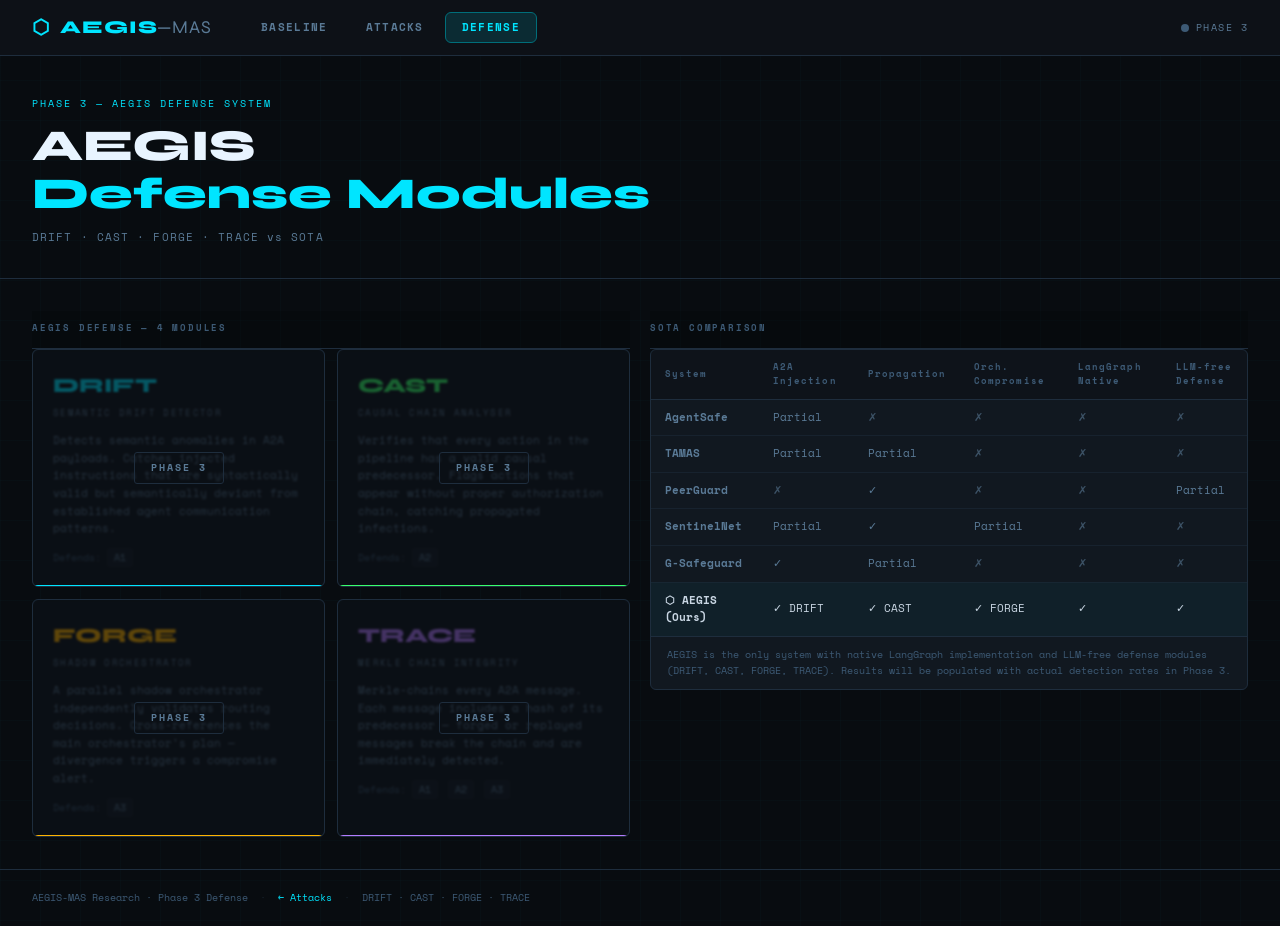
<file: mas_baseline/frontend/pages/defense.html>
<!DOCTYPE html>
<html lang="en">
<head>
  <meta charset="UTF-8" />
  <meta name="viewport" content="width=device-width, initial-scale=1.0" />
  <title>AEGIS-MAS — Defense</title>
  <link rel="preconnect" href="https://fonts.googleapis.com" />
  <link href="https://fonts.googleapis.com/css2?family=Space+Mono:ital,wght@0,400;0,700;1,400&family=Syne:wght@400;600;700;800&display=swap" rel="stylesheet" />
  <link rel="stylesheet" href="../css/main.css" />
  <style>
    .defense-layout {
      display: grid;
      grid-template-columns: 1fr 1fr;
      gap: 20px;
      padding: 32px;
    }

    /* AEGIS modules */
    .modules-grid {
      display: grid;
      grid-template-columns: 1fr 1fr;
      gap: 12px;
    }
    .module-card {
      background: var(--bg-card);
      border: 1px solid var(--border);
      border-radius: var(--radius);
      padding: 20px;
      position: relative;
      overflow: hidden;
    }
    .module-card::after {
      content: '';
      position: absolute;
      bottom: 0; left: 0; right: 0;
      height: 1px;
    }
    .module-drift::after  { background: var(--accent); }
    .module-cast::after   { background: var(--green); }
    .module-forge::after  { background: var(--amber); }
    .module-trace::after  { background: var(--purple); }

    .module-name {
      font-family: var(--font-display);
      font-size: 20px;
      font-weight: 800;
      margin-bottom: 4px;
    }
    .module-drift .module-name  { color: var(--accent); }
    .module-cast .module-name   { color: var(--green); }
    .module-forge .module-name  { color: var(--amber); }
    .module-trace .module-name  { color: var(--purple); }

    .module-full { font-size: 9px; letter-spacing: 0.15em; color: var(--text-dim); margin-bottom: 12px; }
    .module-desc { font-size: 11px; color: var(--text-dim); line-height: 1.6; margin-bottom: 12px; }
    .module-attacks {
      font-size: 10px;
      color: var(--text-label);
    }
    .module-attacks span {
      padding: 2px 7px;
      border-radius: 3px;
      background: var(--bg-hover);
      margin-right: 4px;
      color: var(--text-dim);
    }

    .coming-banner {
      position: absolute;
      inset: 0;
      background: rgba(8,12,16,0.65);
      display: flex;
      align-items: center;
      justify-content: center;
      backdrop-filter: blur(1px);
      border-radius: var(--radius);
    }
    .coming-banner-text {
      font-size: 10px;
      font-weight: 700;
      letter-spacing: 0.2em;
      color: var(--text-dim);
      border: 1px solid var(--border);
      padding: 7px 16px;
      border-radius: 3px;
    }

    /* SOTA comparison */
    .sota-panel {
      background: var(--bg-card);
      border: 1px solid var(--border);
      border-radius: var(--radius);
      overflow: hidden;
    }
    .sota-table {
      width: 100%;
      border-collapse: collapse;
      font-size: 11px;
    }
    .sota-table th {
      padding: 10px 14px;
      font-size: 9px;
      letter-spacing: 0.12em;
      color: var(--text-label);
      text-align: left;
      border-bottom: 1px solid var(--border);
      background: rgba(0,0,0,0.2);
      font-weight: 700;
    }
    .sota-table td {
      padding: 9px 14px;
      border-bottom: 1px solid rgba(30,45,61,0.5);
      color: var(--text-dim);
    }
    .sota-table tr:last-child td { border-bottom: none; }
    .sota-table tr:hover td { background: var(--bg-hover); }

    .sota-name { color: var(--text); font-weight: 700; }
    .sota-ours { background: rgba(0,229,255,0.04) !important; }
    .sota-ours td { color: var(--text) !important; }
    .sota-ours .sota-name { color: var(--accent); }

    .check-yes  { color: var(--green); }
    .check-no   { color: var(--red); opacity: 0.6; }
    .check-part { color: var(--amber); }

    .sota-note {
      padding: 10px 16px;
      font-size: 10px;
      color: var(--text-label);
      border-top: 1px solid var(--border);
    }

    @media (max-width: 900px) {
      .defense-layout { grid-template-columns: 1fr; padding: 16px; }
      .modules-grid   { grid-template-columns: 1fr; }
    }
  </style>
</head>
<body>

<nav class="nav">
  <div class="nav-brand">
    <span class="brand-icon">⬡</span>
    <span class="brand-name">AEGIS<span class="brand-sub">—MAS</span></span>
  </div>
  <div class="nav-links">
    <a href="../index.html"  class="nav-link">Baseline</a>
    <a href="attacks.html"   class="nav-link">Attacks</a>
    <a href="defense.html"   class="nav-link active">Defense</a>
  </div>
  <div class="nav-status">
    <span class="status-dot"></span>
    <span class="status-label">PHASE 3</span>
  </div>
</nav>

<header class="hero">
  <div class="hero-tag">PHASE 3 — AEGIS DEFENSE SYSTEM</div>
  <h1 class="hero-title">AEGIS<br/><em>Defense Modules</em></h1>
  <p class="hero-desc">DRIFT · CAST · FORGE · TRACE vs SOTA</p>
</header>

<div class="defense-layout">

  <!-- LEFT: AEGIS modules -->
  <div>
    <div class="card-label" style="padding:10px 0 12px;font-size:9px;letter-spacing:.2em;color:var(--text-label)">
      AEGIS DEFENSE — 4 MODULES
    </div>
    <div class="modules-grid">

      <div class="module-card module-drift">
        <div class="module-name">DRIFT</div>
        <div class="module-full">SEMANTIC DRIFT DETECTOR</div>
        <div class="module-desc">Detects semantic anomalies in A2A payloads. Catches injected instructions that are syntactically valid but semantically deviant from established agent communication patterns.</div>
        <div class="module-attacks">Defends: <span>A1</span></div>
        <div class="coming-banner"><div class="coming-banner-text">PHASE 3</div></div>
      </div>

      <div class="module-card module-cast">
        <div class="module-name">CAST</div>
        <div class="module-full">CAUSAL CHAIN ANALYSER</div>
        <div class="module-desc">Verifies that every action in the pipeline has a valid causal predecessor. Flags actions that appear without proper authorization chain, catching propagated infections.</div>
        <div class="module-attacks">Defends: <span>A2</span></div>
        <div class="coming-banner"><div class="coming-banner-text">PHASE 3</div></div>
      </div>

      <div class="module-card module-forge">
        <div class="module-name">FORGE</div>
        <div class="module-full">SHADOW ORCHESTRATOR</div>
        <div class="module-desc">A parallel shadow orchestrator independently validates routing decisions. Cross-references the main orchestrator's plan — divergence triggers a compromise alert.</div>
        <div class="module-attacks">Defends: <span>A3</span></div>
        <div class="coming-banner"><div class="coming-banner-text">PHASE 3</div></div>
      </div>

      <div class="module-card module-trace">
        <div class="module-name">TRACE</div>
        <div class="module-full">MERKLE CHAIN INTEGRITY</div>
        <div class="module-desc">Merkle-chains every A2A message. Each message includes a hash of its predecessor — forged or replayed messages break the chain and are immediately detected.</div>
        <div class="module-attacks">Defends: <span>A1</span> <span>A2</span> <span>A3</span></div>
        <div class="coming-banner"><div class="coming-banner-text">PHASE 3</div></div>
      </div>

    </div>
  </div>

  <!-- RIGHT: SOTA comparison table -->
  <div>
    <div class="card-label" style="padding:10px 0 12px;font-size:9px;letter-spacing:.2em;color:var(--text-label)">
      SOTA COMPARISON
    </div>
    <div class="sota-panel">
      <table class="sota-table">
        <thead>
          <tr>
            <th>System</th>
            <th>A2A Injection</th>
            <th>Propagation</th>
            <th>Orch. Compromise</th>
            <th>LangGraph Native</th>
            <th>LLM-free Defense</th>
          </tr>
        </thead>
        <tbody>
          <tr>
            <td class="sota-name">AgentSafe</td>
            <td class="check-part">Partial</td>
            <td class="check-no">✗</td>
            <td class="check-no">✗</td>
            <td class="check-no">✗</td>
            <td class="check-no">✗</td>
          </tr>
          <tr>
            <td class="sota-name">TAMAS</td>
            <td class="check-part">Partial</td>
            <td class="check-part">Partial</td>
            <td class="check-no">✗</td>
            <td class="check-no">✗</td>
            <td class="check-no">✗</td>
          </tr>
          <tr>
            <td class="sota-name">PeerGuard</td>
            <td class="check-no">✗</td>
            <td class="check-yes">✓</td>
            <td class="check-no">✗</td>
            <td class="check-no">✗</td>
            <td class="check-part">Partial</td>
          </tr>
          <tr>
            <td class="sota-name">SentinelNet</td>
            <td class="check-part">Partial</td>
            <td class="check-yes">✓</td>
            <td class="check-part">Partial</td>
            <td class="check-no">✗</td>
            <td class="check-no">✗</td>
          </tr>
          <tr>
            <td class="sota-name">G-Safeguard</td>
            <td class="check-yes">✓</td>
            <td class="check-part">Partial</td>
            <td class="check-no">✗</td>
            <td class="check-no">✗</td>
            <td class="check-no">✗</td>
          </tr>
          <tr class="sota-ours">
            <td class="sota-name">⬡ AEGIS (Ours)</td>
            <td class="check-yes">✓ DRIFT</td>
            <td class="check-yes">✓ CAST</td>
            <td class="check-yes">✓ FORGE</td>
            <td class="check-yes">✓</td>
            <td class="check-yes">✓</td>
          </tr>
        </tbody>
      </table>
      <div class="sota-note">
        AEGIS is the only system with native LangGraph implementation and LLM-free defense modules (DRIFT, CAST, FORGE, TRACE). Results will be populated with actual detection rates in Phase 3.
      </div>
    </div>
  </div>

</div>

<footer class="footer">
  <span>AEGIS-MAS Research · Phase 3 Defense</span>
  <span class="footer-sep">·</span>
  <a href="attacks.html" class="footer-link">← Attacks</a>
  <span class="footer-sep">·</span>
  <span>DRIFT · CAST · FORGE · TRACE</span>
</footer>

</body>
</html>
</file>
<file: mas_baseline/frontend/css/main.css>
/* ════════════════════════════════════════════════════════════════════════════
   AEGIS-MAS  ·  main.css
   Aesthetic: dark terminal / research lab — crisp, dense, purposeful
   Fonts: Syne (display) + Space Mono (code/mono)
════════════════════════════════════════════════════════════════════════════ */

/* ─── TOKENS ──────────────────────────────────────────────────────────────── */
:root {
  --bg:         #080c10;
  --bg-panel:   #0d1117;
  --bg-card:    #111820;
  --bg-hover:   #161f2a;
  --border:     #1e2d3d;
  --border-hi:  #2a4060;

  --text:       #c9d6e3;
  --text-dim:   #5a7a96;
  --text-label: #3d5a75;

  --accent:     #00e5ff;
  --accent-dim: #006e7a;
  --accent-glow: rgba(0,229,255,0.12);

  --green:      #39ff6e;
  --green-dim:  #0d3d20;
  --red:        #ff3b5c;
  --red-dim:    #3d0f18;
  --amber:      #ffb300;
  --amber-dim:  #3d2a00;
  --purple:     #b47cff;

  --active-glow: 0 0 0 1px var(--accent), 0 0 18px var(--accent-glow);
  --card-shadow: 0 2px 20px rgba(0,0,0,0.5);

  --font-display: 'Syne', sans-serif;
  --font-mono:    'Space Mono', monospace;

  --radius: 6px;
  --transition: 0.2s ease;
}

/* ─── RESET ───────────────────────────────────────────────────────────────── */
*, *::before, *::after { box-sizing: border-box; margin: 0; padding: 0; }

html { font-size: 14px; scroll-behavior: smooth; }

body {
  background: var(--bg);
  color: var(--text);
  font-family: var(--font-mono);
  min-height: 100vh;
  line-height: 1.6;
  /* subtle grid texture */
  background-image:
    linear-gradient(rgba(0,229,255,0.015) 1px, transparent 1px),
    linear-gradient(90deg, rgba(0,229,255,0.015) 1px, transparent 1px);
  background-size: 40px 40px;
}

a { color: var(--accent); text-decoration: none; }
a:hover { text-decoration: underline; }
button { cursor: pointer; font-family: var(--font-mono); }

/* ─── NAV ─────────────────────────────────────────────────────────────────── */
.nav {
  display: flex;
  align-items: center;
  gap: 32px;
  padding: 0 32px;
  height: 56px;
  background: var(--bg-panel);
  border-bottom: 1px solid var(--border);
  position: sticky;
  top: 0;
  z-index: 100;
}

.nav-brand {
  display: flex;
  align-items: center;
  gap: 10px;
  font-family: var(--font-display);
  font-weight: 800;
  font-size: 18px;
  letter-spacing: 0.05em;
  color: var(--accent);
}
.brand-icon { font-size: 20px; }
.brand-sub  { color: var(--text-dim); font-weight: 400; }

.nav-links {
  display: flex;
  gap: 4px;
  flex: 1;
}

.nav-link {
  padding: 6px 16px;
  border-radius: var(--radius);
  font-size: 11px;
  font-weight: 700;
  letter-spacing: 0.12em;
  text-transform: uppercase;
  color: var(--text-dim);
  transition: var(--transition);
  border: 1px solid transparent;
}
.nav-link:hover { color: var(--text); text-decoration: none; background: var(--bg-hover); }
.nav-link.active {
  color: var(--accent);
  border-color: var(--accent-dim);
  background: var(--accent-glow);
}
.nav-link.locked {
  opacity: 0.35;
  pointer-events: none;
  position: relative;
}
.nav-link.locked::after {
  content: '🔒';
  font-size: 9px;
  margin-left: 4px;
}

.nav-status {
  display: flex;
  align-items: center;
  gap: 7px;
  font-size: 10px;
  letter-spacing: 0.15em;
  color: var(--text-dim);
}
.status-dot {
  width: 8px; height: 8px;
  border-radius: 50%;
  background: var(--text-label);
  transition: background 0.3s ease, box-shadow 0.3s ease;
}
.status-dot.running {
  background: var(--amber);
  box-shadow: 0 0 8px var(--amber);
  animation: pulse-dot 1s ease infinite;
}
.status-dot.done    { background: var(--green); box-shadow: 0 0 8px var(--green); }
.status-dot.error   { background: var(--red);   box-shadow: 0 0 8px var(--red); }
@keyframes pulse-dot {
  0%,100% { opacity: 1; }
  50%      { opacity: 0.4; }
}

/* ─── HERO ────────────────────────────────────────────────────────────────── */
.hero {
  padding: 40px 32px 32px;
  border-bottom: 1px solid var(--border);
}
.hero-tag {
  font-size: 10px;
  letter-spacing: 0.2em;
  color: var(--accent);
  margin-bottom: 10px;
}
.hero-title {
  font-family: var(--font-display);
  font-size: clamp(28px, 4vw, 44px);
  font-weight: 800;
  line-height: 1.1;
  color: #e8f4ff;
}
.hero-title em {
  font-style: normal;
  color: var(--accent);
}
.hero-desc {
  margin-top: 10px;
  font-size: 11px;
  color: var(--text-dim);
  letter-spacing: 0.1em;
}

/* ─── WORKSPACE ───────────────────────────────────────────────────────────── */
.workspace {
  display: grid;
  grid-template-columns: 420px 1fr;
  gap: 20px;
  padding: 20px 32px;
  min-height: calc(100vh - 260px);
}

/* ─── PANELS ──────────────────────────────────────────────────────────────── */
.panel { display: flex; flex-direction: column; gap: 16px; }

/* ─── CARDS ───────────────────────────────────────────────────────────────── */
.card {
  background: var(--bg-card);
  border: 1px solid var(--border);
  border-radius: var(--radius);
  overflow: hidden;
  box-shadow: var(--card-shadow);
}
.card-label {
  padding: 10px 16px;
  font-size: 9px;
  font-weight: 700;
  letter-spacing: 0.2em;
  color: var(--text-label);
  border-bottom: 1px solid var(--border);
  display: flex;
  align-items: center;
  justify-content: space-between;
  background: rgba(0,0,0,0.2);
}

/* ─── QUERY CARD ──────────────────────────────────────────────────────────── */
.query-card { padding-bottom: 0; }
.preset-queries {
  display: flex;
  flex-wrap: wrap;
  gap: 6px;
  padding: 12px 16px 0;
}
.preset {
  padding: 5px 12px;
  background: transparent;
  border: 1px solid var(--border);
  border-radius: 3px;
  color: var(--text-dim);
  font-size: 10px;
  font-weight: 700;
  letter-spacing: 0.08em;
  transition: var(--transition);
}
.preset:hover  { border-color: var(--accent-dim); color: var(--accent); background: var(--accent-glow); }
.preset.active { border-color: var(--accent); color: var(--accent); background: var(--accent-glow); }

.query-input-row {
  display: flex;
  gap: 8px;
  padding: 12px 16px;
}
.query-input {
  flex: 1;
  background: var(--bg);
  border: 1px solid var(--border);
  border-radius: var(--radius);
  padding: 9px 14px;
  color: var(--text);
  font-family: var(--font-mono);
  font-size: 12px;
  outline: none;
  transition: var(--transition);
}
.query-input:focus { border-color: var(--accent-dim); box-shadow: 0 0 0 3px var(--accent-glow); }

.run-btn {
  padding: 9px 20px;
  background: var(--accent);
  border: none;
  border-radius: var(--radius);
  color: #000;
  font-size: 11px;
  font-weight: 700;
  letter-spacing: 0.1em;
  display: flex;
  align-items: center;
  gap: 6px;
  transition: var(--transition);
  white-space: nowrap;
}
.run-btn:hover    { background: #33ecff; transform: translateY(-1px); }
.run-btn:active   { transform: translateY(0); }
.run-btn:disabled { background: var(--border); color: var(--text-dim); cursor: not-allowed; transform: none; }
.run-icon { font-size: 9px; }

/* ─── FLOW DIAGRAM ────────────────────────────────────────────────────────── */
.flow-card { padding: 0; }
.flow-diagram {
  padding: 20px 24px;
  display: flex;
  flex-direction: column;
  align-items: center;
  gap: 0;
}

.flow-node {
  display: flex;
  align-items: center;
  gap: 12px;
  width: 100%;
  padding: 12px 16px;
  border: 1px solid var(--border);
  border-radius: var(--radius);
  background: var(--bg);
  position: relative;
  transition: border-color 0.25s, box-shadow 0.25s, background 0.25s;
}
.flow-node.active {
  border-color: var(--accent);
  box-shadow: var(--active-glow);
  background: var(--bg-hover);
  animation: node-pulse 0.6s ease;
}
.flow-node.done    { border-color: var(--green-dim); }
.flow-node.error   { border-color: var(--red-dim); background: rgba(255,59,92,0.04); }
.flow-node.passive { border-style: dashed; }
.flow-node.flow-node-output {
  border-color: var(--accent-dim);
  background: rgba(0,229,255,0.04);
}

@keyframes node-pulse {
  0%  { box-shadow: 0 0 0 0 rgba(0,229,255,0.4); }
  100%{ box-shadow: var(--active-glow); }
}

.node-icon { font-size: 18px; width: 28px; text-align: center; flex-shrink: 0; }
.node-name { font-family: var(--font-display); font-weight: 700; font-size: 13px; color: var(--text); }
.node-role { font-size: 10px; color: var(--text-dim); margin-top: 1px; }
.node-badge {
  margin-left: auto;
  font-size: 9px;
  font-weight: 700;
  letter-spacing: 0.1em;
  padding: 3px 8px;
  border-radius: 3px;
  opacity: 0;
  transition: opacity 0.2s;
}
.node-badge.visible { opacity: 1; }
.node-badge.approved { background: var(--green-dim); color: var(--green); }
.node-badge.denied   { background: var(--red-dim);   color: var(--red); }
.node-badge.running  { background: var(--amber-dim); color: var(--amber); }
.node-badge.done     { background: var(--bg-hover);  color: var(--text-dim); }

.flow-node-sm { padding: 10px 12px; }
.flow-node-sm .node-icon { font-size: 15px; width: 22px; }
.flow-node-sm .node-name { font-size: 12px; }

/* arrows */
.flow-arrow {
  display: flex;
  flex-direction: column;
  align-items: center;
  gap: 2px;
  padding: 6px 0;
  width: 100%;
}
.arrow-line {
  width: 1px;
  height: 20px;
  background: linear-gradient(to bottom, var(--border), var(--accent-dim));
  position: relative;
}
.arrow-line::after {
  content: '▼';
  position: absolute;
  bottom: -12px;
  left: 50%;
  transform: translateX(-50%);
  font-size: 8px;
  color: var(--accent-dim);
}
.arrow-label {
  font-size: 9px;
  color: var(--text-label);
  letter-spacing: 0.08em;
  margin-top: 10px;
}

/* split branches */
.flow-split {
  width: 100%;
  position: relative;
  padding: 8px 0;
}
.split-line {
  width: 1px;
  height: 16px;
  background: linear-gradient(to bottom, var(--border), transparent);
  margin: 0 auto;
}
.split-branches {
  display: grid;
  grid-template-columns: 1fr 1fr;
  gap: 12px;
  margin-top: 4px;
}
.branch {
  display: flex;
  flex-direction: column;
  align-items: center;
  gap: 4px;
}
.branch-arrow {
  width: 1px;
  height: 12px;
  background: var(--border);
  position: relative;
}
.branch-arrow::after {
  content: '▼';
  position: absolute;
  bottom: -10px;
  left: 50%;
  transform: translateX(-50%);
  font-size: 7px;
  color: var(--text-label);
}
.flow-arrow-sm {
  font-size: 8px;
  color: var(--text-label);
  letter-spacing: 0.06em;
  margin-top: 8px;
}

/* ─── LOG STREAM ──────────────────────────────────────────────────────────── */
.log-card { display: flex; flex-direction: column; flex: 1; min-height: 220px; }
.log-stream {
  padding: 10px 0;
  overflow-y: auto;
  max-height: 280px;
  display: flex;
  flex-direction: column;
  gap: 1px;
}
.log-entry {
  display: grid;
  grid-template-columns: 70px 140px 1fr;
  gap: 8px;
  padding: 5px 16px;
  font-size: 11px;
  border-left: 2px solid transparent;
  transition: background 0.15s;
  animation: log-slide 0.2s ease;
}
.log-entry:hover { background: var(--bg-hover); }
@keyframes log-slide {
  from { opacity: 0; transform: translateX(-6px); }
  to   { opacity: 1; transform: translateX(0); }
}

.log-ts    { color: var(--text-label); font-size: 10px; }
.log-agent { font-weight: 700; font-size: 10px; letter-spacing: 0.06em; }
.log-msg   { color: var(--text); }

.log-entry.log-system  { border-color: var(--text-label); }
.log-entry.log-system .log-agent { color: var(--text-label); }

.log-entry.log-user    { border-color: var(--purple); }
.log-entry.log-user .log-agent { color: var(--purple); }

.log-entry.log-orchestrator { border-color: var(--accent); }
.log-entry.log-orchestrator .log-agent { color: var(--accent); }

.log-entry.log-authorizer  { border-color: var(--amber); }
.log-entry.log-authorizer .log-agent { color: var(--amber); }

.log-entry.log-data    { border-color: #4eaaff; }
.log-entry.log-data .log-agent { color: #4eaaff; }

.log-entry.log-logger  { border-color: var(--text-dim); }
.log-entry.log-logger .log-agent { color: var(--text-dim); }

.log-entry.log-approved { border-color: var(--green); }
.log-entry.log-approved .log-msg { color: var(--green); }

.log-entry.log-denied   { border-color: var(--red); }
.log-entry.log-denied .log-msg   { color: var(--red); }

.log-entry.log-anomaly  { border-color: var(--red); background: rgba(255,59,92,0.04); }
.log-entry.log-anomaly .log-msg  { color: var(--red); }

.clear-btn {
  background: none;
  border: 1px solid var(--border);
  color: var(--text-dim);
  font-size: 8px;
  padding: 2px 8px;
  border-radius: 3px;
  letter-spacing: 0.1em;
  transition: var(--transition);
}
.clear-btn:hover { border-color: var(--red); color: var(--red); }

/* ─── A2A MESSAGES ────────────────────────────────────────────────────────── */
.messages-card { overflow: hidden; }
.messages-list {
  padding: 10px 16px;
  display: flex;
  flex-direction: column;
  gap: 6px;
  max-height: 240px;
  overflow-y: auto;
}
.messages-empty {
  color: var(--text-label);
  font-size: 11px;
  padding: 8px 0;
  text-align: center;
}

.msg-envelope {
  border: 1px solid var(--border);
  border-radius: var(--radius);
  overflow: hidden;
  font-size: 11px;
  animation: log-slide 0.25s ease;
}
.msg-header {
  display: flex;
  align-items: center;
  gap: 10px;
  padding: 7px 12px;
  background: rgba(0,0,0,0.25);
  cursor: pointer;
  user-select: none;
}
.msg-from { font-weight: 700; color: var(--accent); font-size: 10px; }
.msg-arrow { color: var(--text-label); font-size: 10px; }
.msg-to   { font-weight: 700; color: var(--text); font-size: 10px; }
.msg-type {
  margin-left: auto;
  font-size: 9px;
  padding: 2px 7px;
  border-radius: 3px;
  background: var(--bg-hover);
  color: var(--text-dim);
  letter-spacing: 0.06em;
}
.msg-body {
  padding: 8px 12px;
  border-top: 1px solid var(--border);
  background: var(--bg);
  display: none;
}
.msg-body.open { display: block; }
.msg-body pre {
  font-size: 10px;
  color: var(--text-dim);
  white-space: pre-wrap;
  word-break: break-all;
  max-height: 120px;
  overflow-y: auto;
}

/* ─── OUTPUT ──────────────────────────────────────────────────────────────── */
.output-card {}
.output-body {
  padding: 16px;
  font-size: 12px;
  min-height: 60px;
}
.output-empty { color: var(--text-label); }
.output-result {
  color: var(--text);
  line-height: 1.7;
}
.output-approved { color: var(--green); }
.output-denied   { color: var(--red); }

.output-meta {
  border-top: 1px solid var(--border);
  padding: 8px 16px;
  display: flex;
  gap: 20px;
  font-size: 10px;
  color: var(--text-dim);
}
.meta-item { display: flex; gap: 6px; }
.meta-key  { color: var(--text-label); }

/* ─── TRUST BARS ──────────────────────────────────────────────────────────── */
.trust-section {
  padding: 20px 32px;
  border-top: 1px solid var(--border);
}
.trust-label {
  font-size: 9px;
  letter-spacing: 0.2em;
  color: var(--text-label);
  margin-bottom: 14px;
}
.trust-bars {
  display: flex;
  gap: 16px;
  flex-wrap: wrap;
}
.trust-item {
  flex: 1;
  min-width: 140px;
}
.trust-name {
  font-size: 10px;
  font-weight: 700;
  color: var(--text-dim);
  margin-bottom: 5px;
  letter-spacing: 0.06em;
}
.trust-bar-track {
  height: 4px;
  background: var(--bg-hover);
  border-radius: 2px;
  overflow: hidden;
}
.trust-bar-fill {
  height: 100%;
  background: linear-gradient(90deg, var(--accent-dim), var(--accent));
  border-radius: 2px;
  transition: width 0.6s ease;
}
.trust-value {
  font-size: 10px;
  color: var(--accent);
  margin-top: 3px;
  text-align: right;
}

/* ─── FOOTER ──────────────────────────────────────────────────────────────── */
.footer {
  padding: 20px 32px;
  border-top: 1px solid var(--border);
  font-size: 10px;
  color: var(--text-label);
  display: flex;
  align-items: center;
  gap: 12px;
}
.footer-sep { opacity: 0.3; }
.footer-link { color: var(--accent); }

/* ─── SCROLLBARS ──────────────────────────────────────────────────────────── */
::-webkit-scrollbar        { width: 6px; height: 6px; }
::-webkit-scrollbar-track  { background: var(--bg); }
::-webkit-scrollbar-thumb  { background: var(--border); border-radius: 3px; }
::-webkit-scrollbar-thumb:hover { background: var(--border-hi); }

/* ─── RESPONSIVE ──────────────────────────────────────────────────────────── */
@media (max-width: 900px) {
  .workspace { grid-template-columns: 1fr; }
  .hero { padding: 24px 16px 20px; }
  .nav  { padding: 0 16px; }
  .workspace { padding: 16px; }
  .trust-section { padding: 16px; }
  .footer { padding: 16px; flex-wrap: wrap; }
}
</file>
